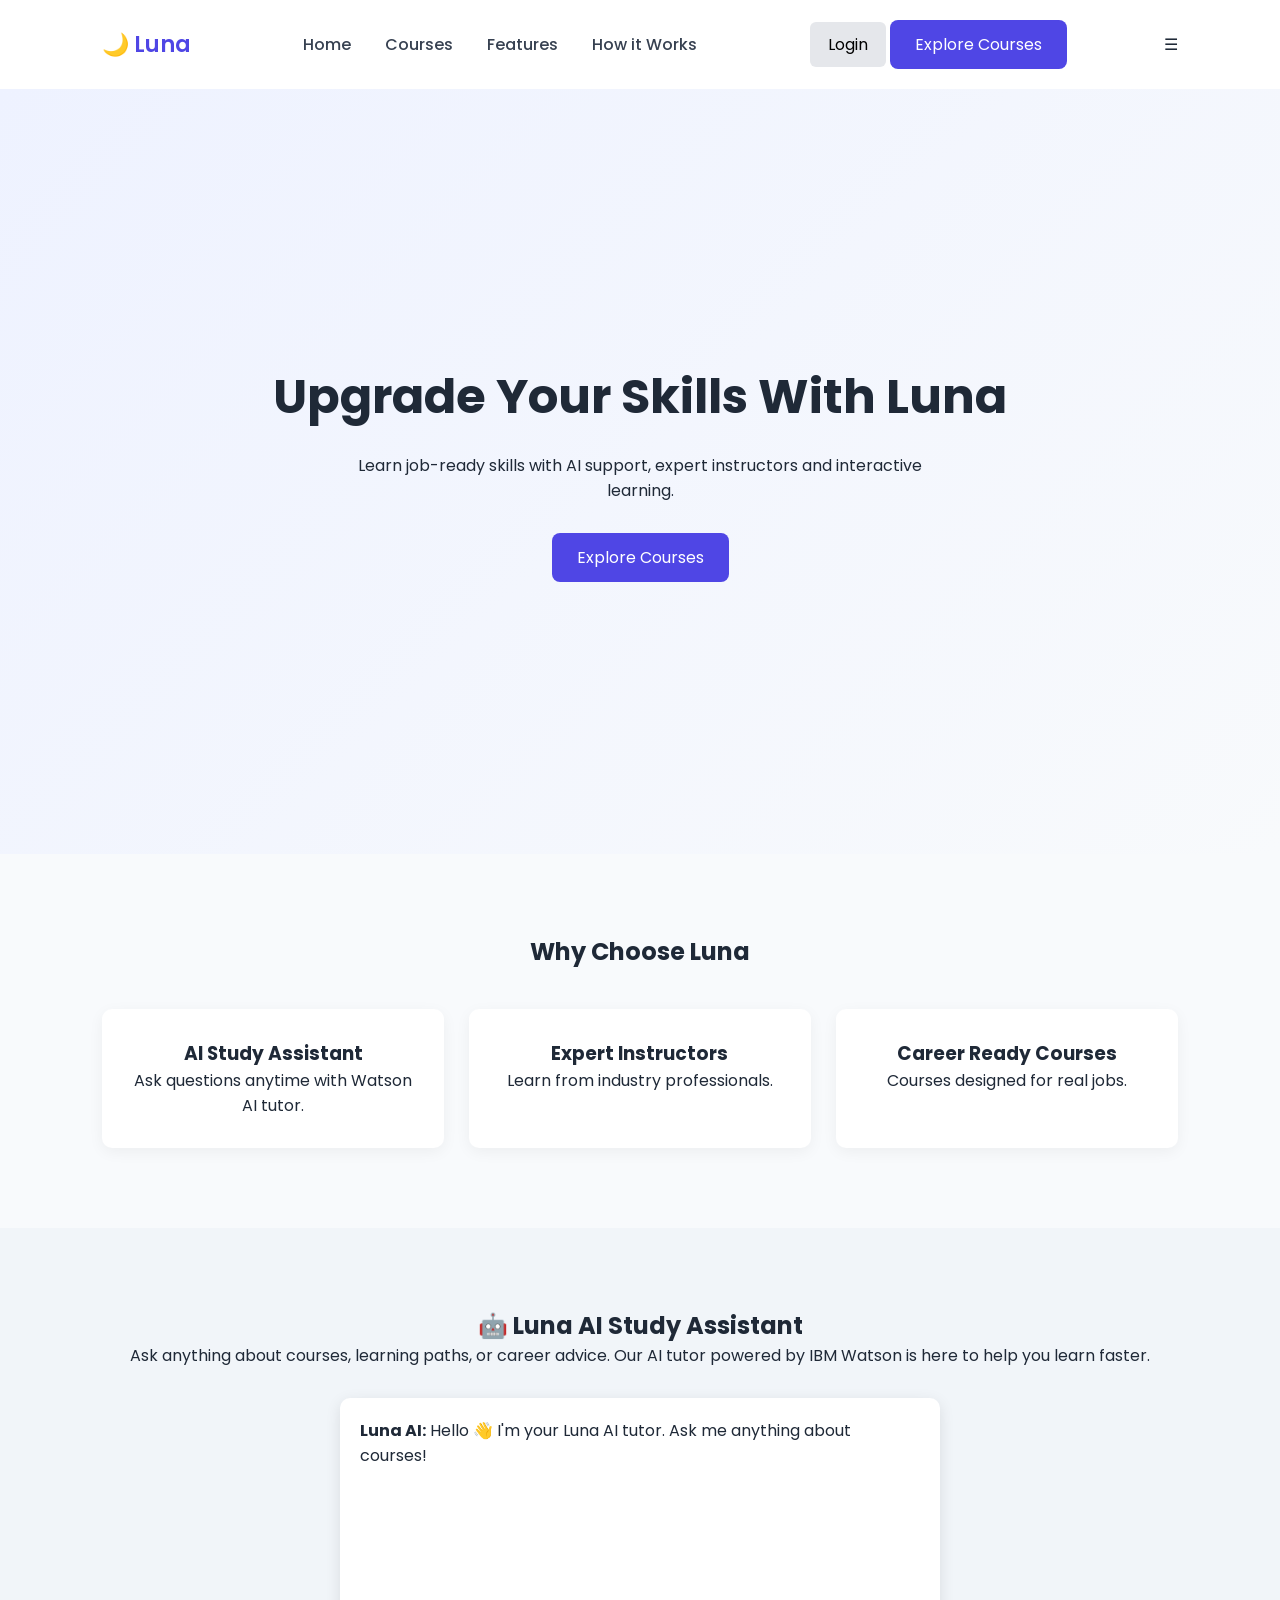
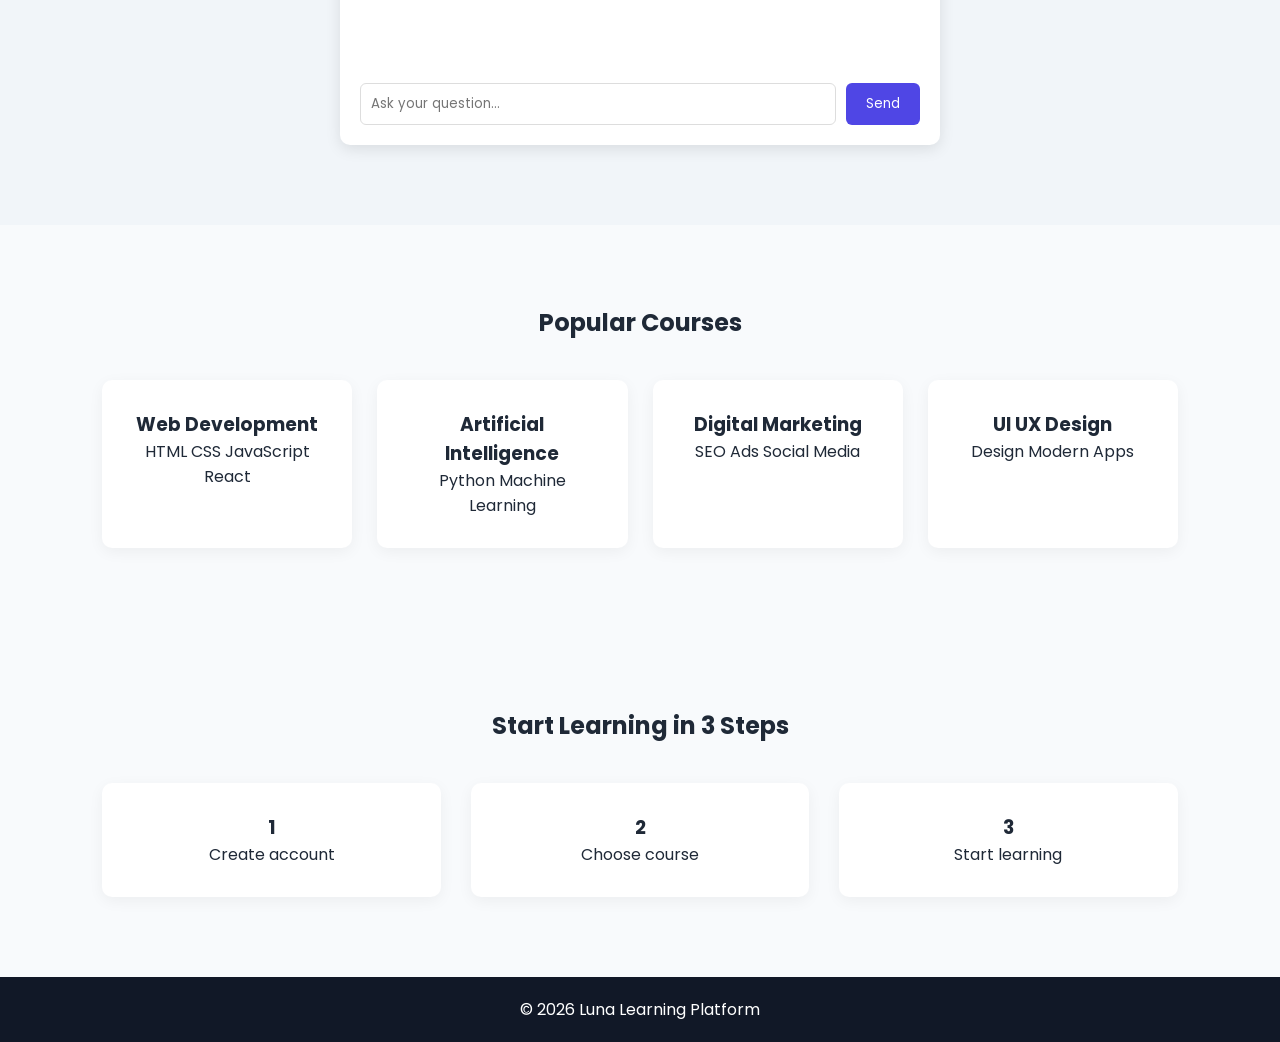
<file: INDEX.HTML>
<!DOCTYPE html>
<html lang="en">

<head>

<meta charset="UTF-8">
<meta name="viewport" content="width=device-width, initial-scale=1.0">

<title>Luna | AI Learning Platform</title>

<link rel="stylesheet" href="style.css">

<link href="https://fonts.googleapis.com/css2?family=Poppins:wght@300;400;500;600;700&display=swap" rel="stylesheet">

</head>

<body>

<header class="navbar">

<div class="logo">🌙 Luna</div>

<nav id="navMenu">
<a href="index.html">Home</a>
<a href="courses.html">Courses</a>
<a href="#features">Features</a>
<a href="#steps">How it Works</a>
</nav>

<div class="nav-buttons">
<a href="login.html" class="login">Login</a>
<a href="courses.html" class="primary">Explore Courses</a>
</div>

<div class="menu-toggle" onclick="toggleMenu()">☰</div>

</header>


<!-- HERO -->

<section class="hero">

<div class="hero-text">

<h1>Upgrade Your Skills With Luna</h1>

<p>
Learn job-ready skills with AI support, expert instructors and interactive learning.
</p>

<a href="courses.html" class="primary">Explore Courses</a>

</div>

</section>


<!-- FEATURES -->

<section class="features" id="features">

<h2>Why Choose Luna</h2>

<div class="feature-container">

<div class="feature">
<h3>AI Study Assistant</h3>
<p>Ask questions anytime with Watson AI tutor.</p>
</div>

<div class="feature">
<h3>Expert Instructors</h3>
<p>Learn from industry professionals.</p>
</div>

<div class="feature">
<h3>Career Ready Courses</h3>
<p>Courses designed for real jobs.</p>
</div>

</div>

</section>


<!-- AI ASSISTANT -->

<section class="ai-assistant">

<h2>🤖 Luna AI Study Assistant</h2>

<p>
Ask anything about courses, learning paths, or career advice.
Our AI tutor powered by IBM Watson is here to help you learn faster.
</p>

<div class="assistant-box">

<div class="chat-area" id="chatArea">
<p><b>Luna AI:</b> Hello 👋 I'm your Luna AI tutor. Ask me anything about courses!</p>
</div>

<div class="chat-input">

<input type="text" id="userInput" placeholder="Ask your question...">

<button onclick="sendMessage()">Send</button>

</div>

</div>

</section>


<!-- COURSES -->

<section class="courses">

<h2>Popular Courses</h2>

<div class="course-container">

<div class="course-card">
<h3>Web Development</h3>
<p>HTML CSS JavaScript React</p>
</div>

<div class="course-card">
<h3>Artificial Intelligence</h3>
<p>Python Machine Learning</p>
</div>

<div class="course-card">
<h3>Digital Marketing</h3>
<p>SEO Ads Social Media</p>
</div>

<div class="course-card">
<h3>UI UX Design</h3>
<p>Design Modern Apps</p>
</div>

</div>

</section>


<!-- STEPS -->

<section class="steps" id="steps">

<h2>Start Learning in 3 Steps</h2>

<div class="step-container">

<div class="step">
<h3>1</h3>
<p>Create account</p>
</div>

<div class="step">
<h3>2</h3>
<p>Choose course</p>
</div>

<div class="step">
<h3>3</h3>
<p>Start learning</p>
</div>

</div>

</section>


<footer>
<p>© 2026 Luna Learning Platform</p>
</footer>


<script src="script.js"></script>


<!-- IBM Watson AI Chatbot -->

<script>

window.watsonAssistantChatOptions = {
integrationID: "0m_JOESuYgMnSeuwSC81JQQzEoZ2GDUdt4FqjZ3o785D",
region: "au-syd",
serviceInstanceID: "d0ac0951-4ab2-454b-8779-ca0403251b60",
onLoad: async (instance) => { await instance.render(); }
};

setTimeout(function(){
const t=document.createElement('script');
t.src="https://web-chat.global.assistant.watson.appdomain.cloud/versions/latest/WatsonAssistantChatEntry.js";
document.head.appendChild(t);
});

</script>

</body>
</html>
</file>
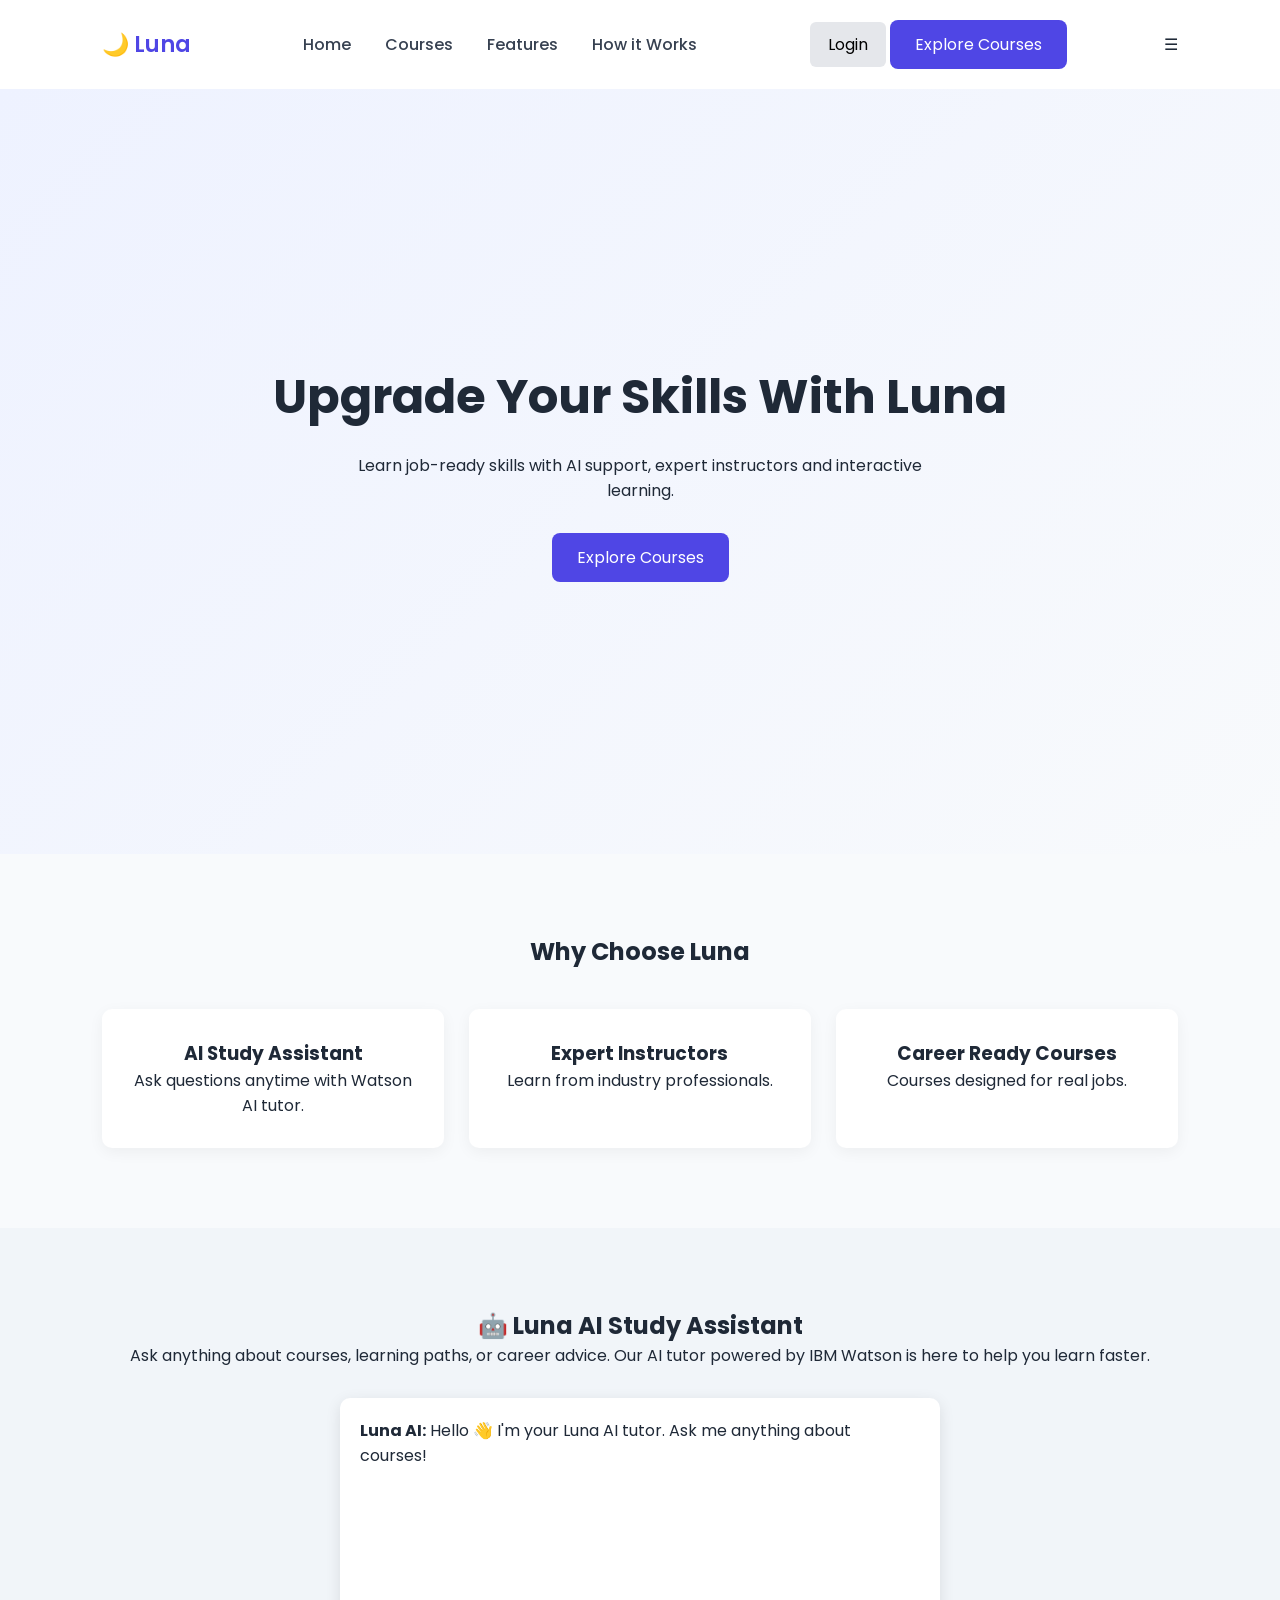
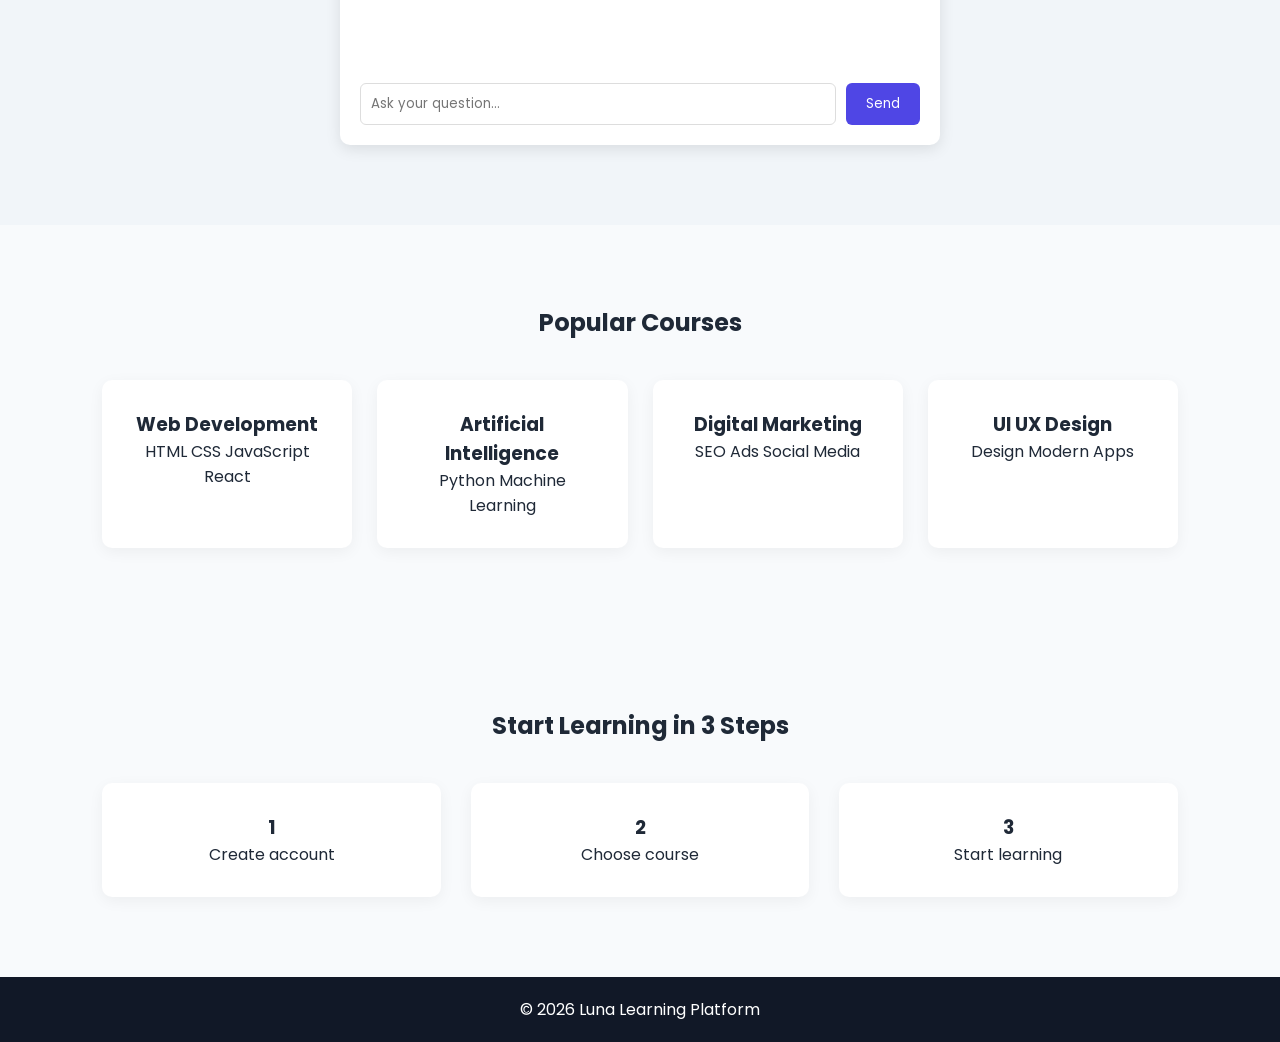
<file: index.html>
<!DOCTYPE html>
<html lang="en">

<head>

<meta charset="UTF-8">
<meta name="viewport" content="width=device-width, initial-scale=1.0">

<title>Luna | AI Learning Platform</title>

<link rel="stylesheet" href="style.css">

<link href="https://fonts.googleapis.com/css2?family=Poppins:wght@300;400;500;600;700&display=swap" rel="stylesheet">

</head>

<body>

<header class="navbar">

<div class="logo">🌙 Luna</div>

<nav id="navMenu">
<a href="index.html">Home</a>
<a href="courses.html">Courses</a>
<a href="#features">Features</a>
<a href="#steps">How it Works</a>
</nav>

<div class="nav-buttons">
<a href="login.html" class="login">Login</a>
<a href="courses.html" class="primary">Explore Courses</a>
</div>

<div class="menu-toggle" onclick="toggleMenu()">☰</div>

</header>


<!-- HERO -->

<section class="hero">

<div class="hero-text">

<h1>Upgrade Your Skills With Luna</h1>

<p>
Learn job-ready skills with AI support, expert instructors and interactive learning.
</p>

<a href="courses.html" class="primary">Explore Courses</a>

</div>

</section>


<!-- FEATURES -->

<section class="features" id="features">

<h2>Why Choose Luna</h2>

<div class="feature-container">

<div class="feature">
<h3>AI Study Assistant</h3>
<p>Ask questions anytime with Watson AI tutor.</p>
</div>

<div class="feature">
<h3>Expert Instructors</h3>
<p>Learn from industry professionals.</p>
</div>

<div class="feature">
<h3>Career Ready Courses</h3>
<p>Courses designed for real jobs.</p>
</div>

</div>

</section>


<!-- AI ASSISTANT -->

<section class="ai-assistant">

<h2>🤖 Luna AI Study Assistant</h2>

<p>
Ask anything about courses, learning paths, or career advice.
Our AI tutor powered by IBM Watson is here to help you learn faster.
</p>

<div class="assistant-box">

<div class="chat-area" id="chatArea">
<p><b>Luna AI:</b> Hello 👋 I'm your Luna AI tutor. Ask me anything about courses!</p>
</div>

<div class="chat-input">

<input type="text" id="userInput" placeholder="Ask your question...">

<button onclick="sendMessage()">Send</button>

</div>

</div>

</section>


<!-- COURSES -->

<section class="courses">

<h2>Popular Courses</h2>

<div class="course-container">

<div class="course-card">
<h3>Web Development</h3>
<p>HTML CSS JavaScript React</p>
</div>

<div class="course-card">
<h3>Artificial Intelligence</h3>
<p>Python Machine Learning</p>
</div>

<div class="course-card">
<h3>Digital Marketing</h3>
<p>SEO Ads Social Media</p>
</div>

<div class="course-card">
<h3>UI UX Design</h3>
<p>Design Modern Apps</p>
</div>

</div>

</section>


<!-- STEPS -->

<section class="steps" id="steps">

<h2>Start Learning in 3 Steps</h2>

<div class="step-container">

<div class="step">
<h3>1</h3>
<p>Create account</p>
</div>

<div class="step">
<h3>2</h3>
<p>Choose course</p>
</div>

<div class="step">
<h3>3</h3>
<p>Start learning</p>
</div>

</div>

</section>


<footer>
<p>© 2026 Luna Learning Platform</p>
</footer>


<script src="script.js"></script>


<!-- IBM Watson AI Chatbot -->

<script>

window.watsonAssistantChatOptions = {
integrationID: "0m_JOESuYgMnSeuwSC81JQQzEoZ2GDUdt4FqjZ3o785D",
region: "au-syd",
serviceInstanceID: "d0ac0951-4ab2-454b-8779-ca0403251b60",
onLoad: async (instance) => { await instance.render(); }
};

setTimeout(function(){
const t=document.createElement('script');
t.src="https://web-chat.global.assistant.watson.appdomain.cloud/versions/latest/WatsonAssistantChatEntry.js";
document.head.appendChild(t);
});

</script>

</body>
</html>
</file>
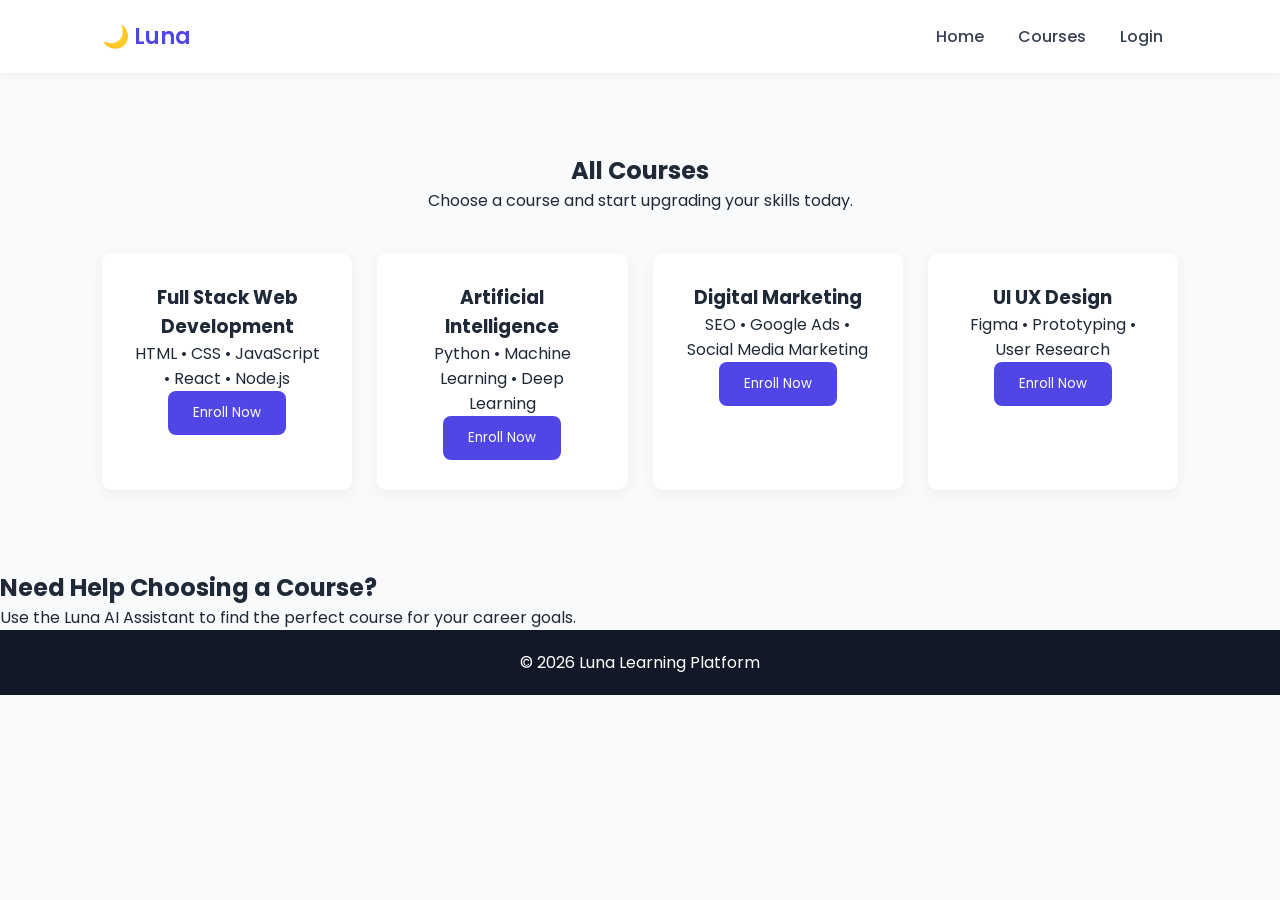
<file: corses.HTML>
<!DOCTYPE html>
<html lang="en">

<head>

<meta charset="UTF-8">
<meta name="viewport" content="width=device-width, initial-scale=1.0">

<title>Luna | Courses</title>

<link rel="stylesheet" href="style.css">

<link href="https://fonts.googleapis.com/css2?family=Poppins:wght@300;400;500;600;700&display=swap" rel="stylesheet">

</head>

<body>

<header class="navbar">

<div class="logo">🌙 Luna</div>

<nav>
<a href="index.html">Home</a>
<a href="courses.html">Courses</a>
<a href="login.html">Login</a>
</nav>

</header>


<section class="courses">

<h2>All Courses</h2>

<p class="course-subtitle">
Choose a course and start upgrading your skills today.
</p>

<div class="course-container">

<div class="course-card">

<h3>Full Stack Web Development</h3>

<p>HTML • CSS • JavaScript • React • Node.js</p>

<button class="primary">Enroll Now</button>

</div>


<div class="course-card">

<h3>Artificial Intelligence</h3>

<p>Python • Machine Learning • Deep Learning</p>

<button class="primary">Enroll Now</button>

</div>


<div class="course-card">

<h3>Digital Marketing</h3>

<p>SEO • Google Ads • Social Media Marketing</p>

<button class="primary">Enroll Now</button>

</div>


<div class="course-card">

<h3>UI UX Design</h3>

<p>Figma • Prototyping • User Research</p>

<button class="primary">Enroll Now</button>

</div>

</div>

</section>


<section class="ai-help">

<h2>Need Help Choosing a Course?</h2>

<p>
Use the Luna AI Assistant to find the perfect course for your career goals.
</p>

</section>


<footer>

<p>© 2026 Luna Learning Platform</p>

</footer>

</body>

</html>
</file>
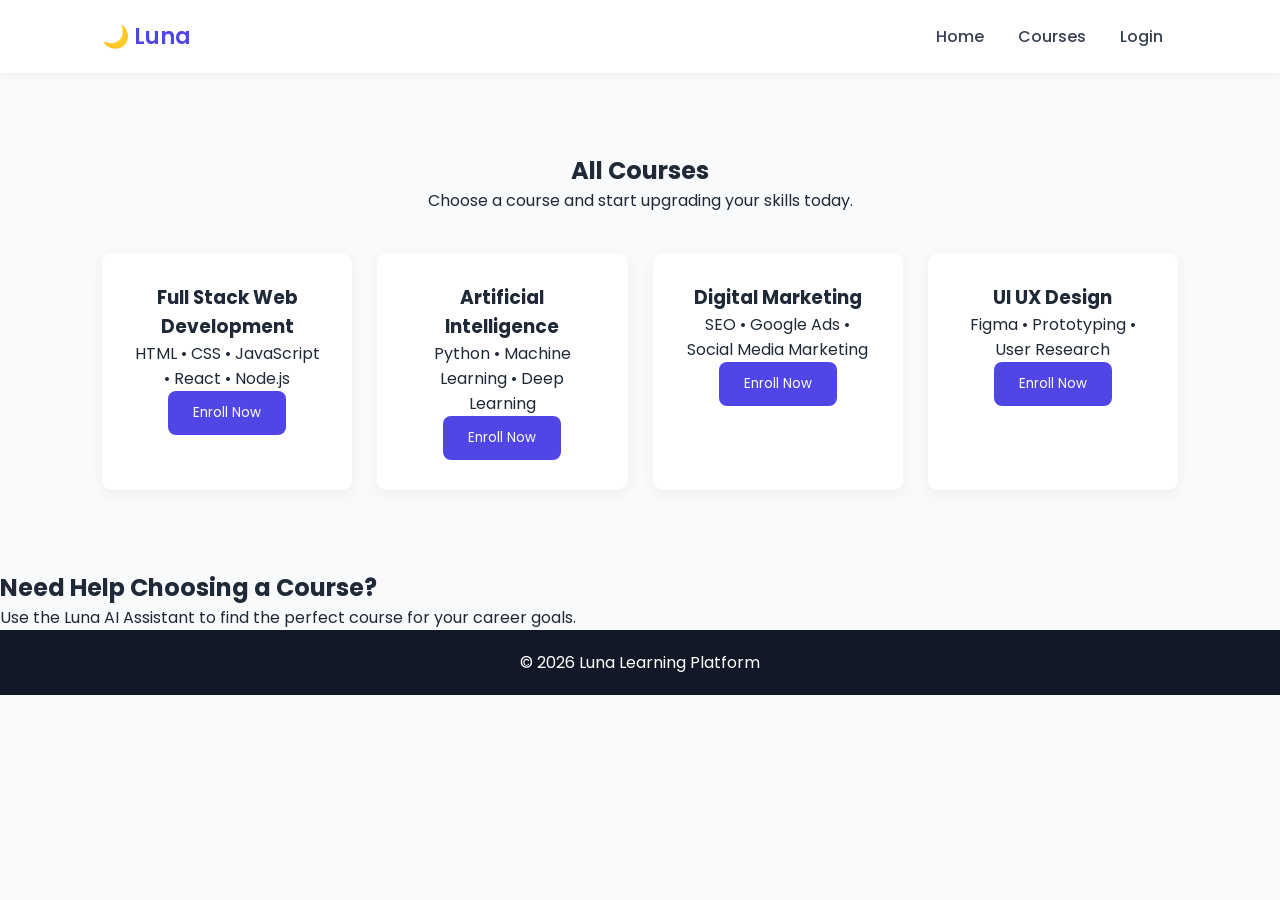
<file: COURSES.HTML>
<!DOCTYPE html>
<html lang="en">

<head>

<meta charset="UTF-8">
<meta name="viewport" content="width=device-width, initial-scale=1.0">

<title>Luna | Courses</title>

<link rel="stylesheet" href="style.css">

<link href="https://fonts.googleapis.com/css2?family=Poppins:wght@300;400;500;600;700&display=swap" rel="stylesheet">

</head>

<body>

<header class="navbar">

<div class="logo">🌙 Luna</div>

<nav>
<a href="index.html">Home</a>
<a href="courses.html">Courses</a>
<a href="login.html">Login</a>
</nav>

</header>


<section class="courses">

<h2>All Courses</h2>

<p class="course-subtitle">
Choose a course and start upgrading your skills today.
</p>

<div class="course-container">

<div class="course-card">

<h3>Full Stack Web Development</h3>

<p>HTML • CSS • JavaScript • React • Node.js</p>

<button class="primary">Enroll Now</button>

</div>


<div class="course-card">

<h3>Artificial Intelligence</h3>

<p>Python • Machine Learning • Deep Learning</p>

<button class="primary">Enroll Now</button>

</div>


<div class="course-card">

<h3>Digital Marketing</h3>

<p>SEO • Google Ads • Social Media Marketing</p>

<button class="primary">Enroll Now</button>

</div>


<div class="course-card">

<h3>UI UX Design</h3>

<p>Figma • Prototyping • User Research</p>

<button class="primary">Enroll Now</button>

</div>

</div>

</section>


<section class="ai-help">

<h2>Need Help Choosing a Course?</h2>

<p>
Use the Luna AI Assistant to find the perfect course for your career goals.
</p>

</section>


<footer>

<p>© 2026 Luna Learning Platform</p>

</footer>

</body>

</html>
</file>
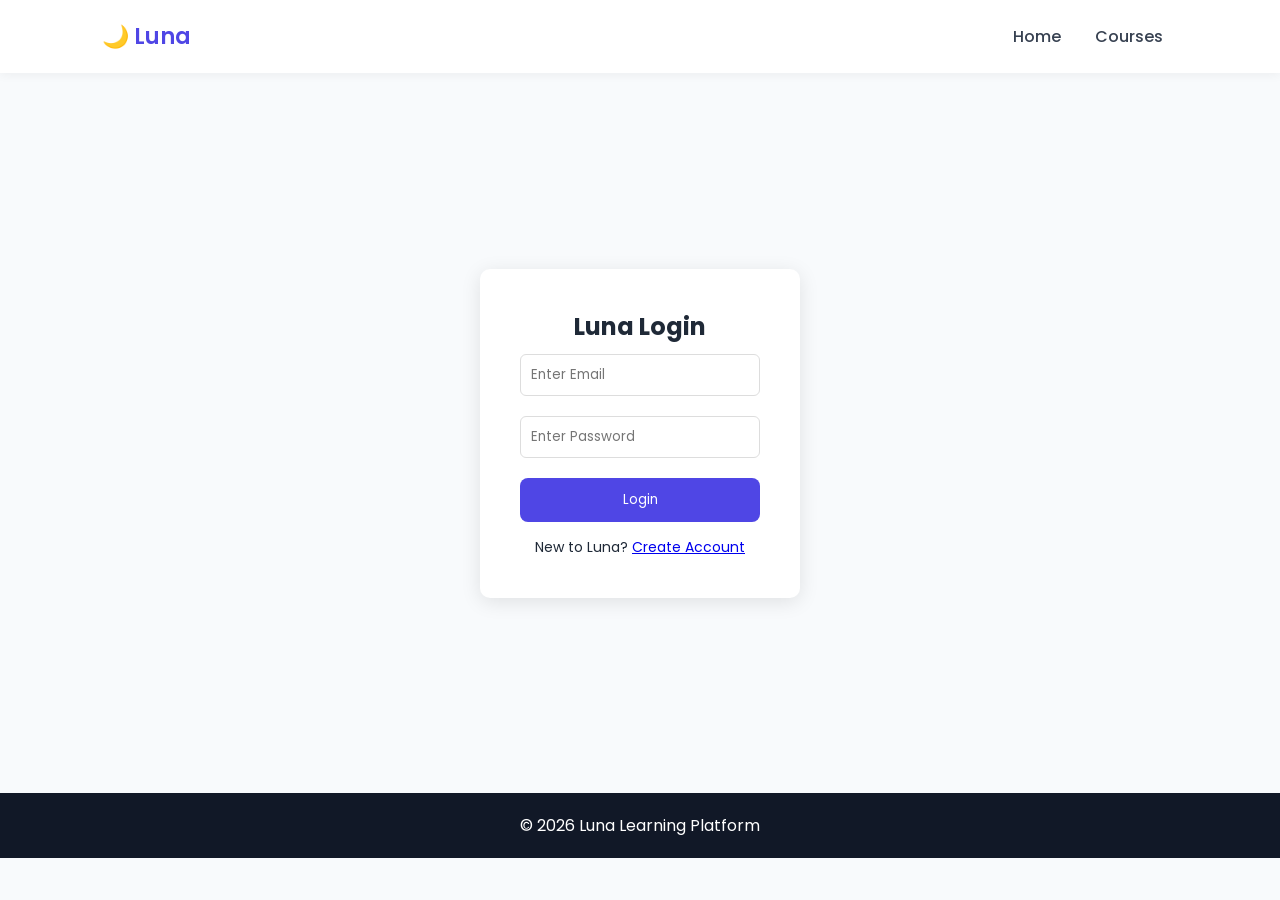
<file: LOGIN.HTML>
<!DOCTYPE html>
<html lang="en">

<head>

<meta charset="UTF-8">
<meta name="viewport" content="width=device-width, initial-scale=1.0">

<title>Luna | Login</title>

<link rel="stylesheet" href="style.css">

<link href="https://fonts.googleapis.com/css2?family=Poppins:wght@300;400;500;600&display=swap" rel="stylesheet">

<style>

.login-container{
height:80vh;
display:flex;
justify-content:center;
align-items:center;
}

.login-box{
background:white;
padding:40px;
border-radius:10px;
box-shadow:0 4px 20px rgba(0,0,0,0.1);
width:320px;
text-align:center;
}

.login-box input{
width:100%;
padding:10px;
margin:10px 0;
border:1px solid #ddd;
border-radius:6px;
}

.login-box button{
width:100%;
margin-top:10px;
}

.signup{
margin-top:15px;
font-size:14px;
}

</style>

</head>

<body>

<header class="navbar">

<div class="logo">🌙 Luna</div>

<nav>
<a href="index.html">Home</a>
<a href="courses.html">Courses</a>
</nav>

</header>


<div class="login-container">

<div class="login-box">

<h2>Luna Login</h2>

<form>

<input type="email" placeholder="Enter Email" required>

<input type="password" placeholder="Enter Password" required>

<button class="primary">Login</button>

</form>

<div class="signup">
<p>New to Luna? <a href="#">Create Account</a></p>
</div>

</div>

</div>


<footer>

<p>© 2026 Luna Learning Platform</p>

</footer>

</body>

</html>
</file>
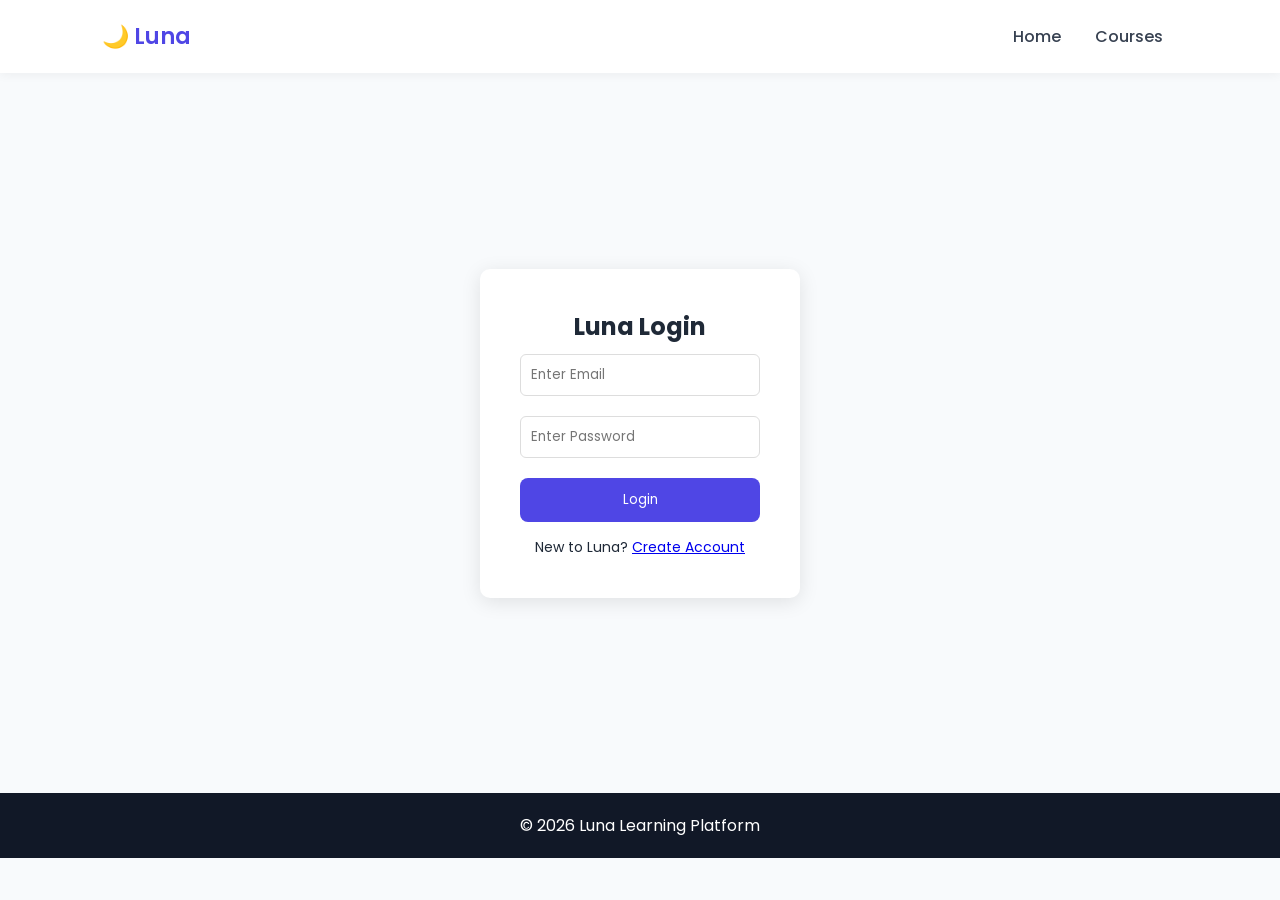
<file: login.html>
<!DOCTYPE html>
<html lang="en">

<head>

<meta charset="UTF-8">
<meta name="viewport" content="width=device-width, initial-scale=1.0">

<title>Luna | Login</title>

<link rel="stylesheet" href="style.css">

<link href="https://fonts.googleapis.com/css2?family=Poppins:wght@300;400;500;600&display=swap" rel="stylesheet">

<style>

.login-container{
height:80vh;
display:flex;
justify-content:center;
align-items:center;
}

.login-box{
background:white;
padding:40px;
border-radius:10px;
box-shadow:0 4px 20px rgba(0,0,0,0.1);
width:320px;
text-align:center;
}

.login-box input{
width:100%;
padding:10px;
margin:10px 0;
border:1px solid #ddd;
border-radius:6px;
}

.login-box button{
width:100%;
margin-top:10px;
}

.signup{
margin-top:15px;
font-size:14px;
}

</style>

</head>

<body>

<header class="navbar">

<div class="logo">🌙 Luna</div>

<nav>
<a href="index.html">Home</a>
<a href="courses.html">Courses</a>
</nav>

</header>


<div class="login-container">

<div class="login-box">

<h2>Luna Login</h2>

<form>

<input type="email" placeholder="Enter Email" required>

<input type="password" placeholder="Enter Password" required>

<button class="primary">Login</button>

</form>

<div class="signup">
<p>New to Luna? <a href="#">Create Account</a></p>
</div>

</div>

</div>


<footer>

<p>© 2026 Luna Learning Platform</p>

</footer>

</body>

</html>
</file>
<file: style.css>
*{
margin:0;
padding:0;
box-sizing:border-box;
font-family:'Poppins', sans-serif;
}

body{
background:#f8fafc;
color:#1f2937;
}

/* NAVBAR */

.navbar{
display:flex;
justify-content:space-between;
align-items:center;
padding:20px 8%;
background:white;
box-shadow:0 2px 10px rgba(0,0,0,0.05);
}

.logo{
font-size:22px;
font-weight:600;
color:#4f46e5;
}

nav a{
margin:0 15px;
text-decoration:none;
color:#374151;
font-weight:500;
}

nav a:hover{
color:#4f46e5;
}

/* BUTTONS */

.primary{
background:#4f46e5;
color:white;
padding:12px 25px;
border-radius:8px;
text-decoration:none;
display:inline-block;
transition:0.3s;
border:none;
cursor:pointer;
}

.primary:hover{
background:#4338ca;
}

.login{
padding:10px 18px;
border-radius:6px;
background:#e5e7eb;
text-decoration:none;
color:black;
display:inline-block;
transition:0.3s;
}

.login:hover{
background:#d1d5db;
}

/* HERO */

.hero{
height:85vh;
display:flex;
align-items:center;
justify-content:center;
text-align:center;
background:linear-gradient(135deg,#eef2ff,#f8fafc);
padding:20px;
}

.hero h1{
font-size:48px;
margin-bottom:20px;
}

.hero p{
max-width:600px;
margin:auto;
margin-bottom:30px;
}

/* FEATURES */

.features{
padding:80px 8%;
text-align:center;
}

.feature-container{
display:grid;
grid-template-columns:repeat(auto-fit,minmax(250px,1fr));
gap:25px;
margin-top:40px;
}

.feature{
background:white;
padding:30px;
border-radius:10px;
box-shadow:0 4px 15px rgba(0,0,0,0.05);
transition:0.3s;
}

.feature:hover{
transform:translateY(-5px);
}

/* COURSES */

.courses{
padding:80px 8%;
text-align:center;
}

.course-container{
display:grid;
grid-template-columns:repeat(auto-fit,minmax(250px,1fr));
gap:25px;
margin-top:40px;
}

.course-card{
background:white;
padding:30px;
border-radius:10px;
box-shadow:0 4px 15px rgba(0,0,0,0.05);
transition:0.3s;
}

.course-card:hover{
transform:translateY(-5px);
}

/* STEPS */

.steps{
padding:80px 8%;
text-align:center;
}

.step-container{
display:grid;
grid-template-columns:repeat(auto-fit,minmax(250px,1fr));
gap:30px;
margin-top:40px;
}

.step{
background:white;
padding:30px;
border-radius:10px;
box-shadow:0 4px 15px rgba(0,0,0,0.05);
}

/* AI ASSISTANT */

.ai-assistant{
padding:80px 8%;
text-align:center;
background:#f1f5f9;
}

.assistant-box{
max-width:600px;
margin:auto;
margin-top:30px;
background:white;
padding:20px;
border-radius:10px;
box-shadow:0 4px 15px rgba(0,0,0,0.1);
}

.chat-area{
height:250px;
overflow-y:auto;
text-align:left;
margin-bottom:15px;
}

.chat-area p{
margin-bottom:10px;
}

.chat-input{
display:flex;
gap:10px;
}

.chat-input input{
flex:1;
padding:10px;
border:1px solid #ddd;
border-radius:6px;
}

.chat-input button{
background:#4f46e5;
color:white;
border:none;
padding:10px 20px;
border-radius:6px;
cursor:pointer;
}

/* FOOTER */

footer{
padding:20px;
text-align:center;
background:#111827;
color:white;
}

/* MOBILE */

@media(max-width:768px){

nav{
display:none;
}

.hero h1{
font-size:34px;
}

.course-container,
.feature-container,
.step-container{
grid-template-columns:1fr;
}

}
</file>
